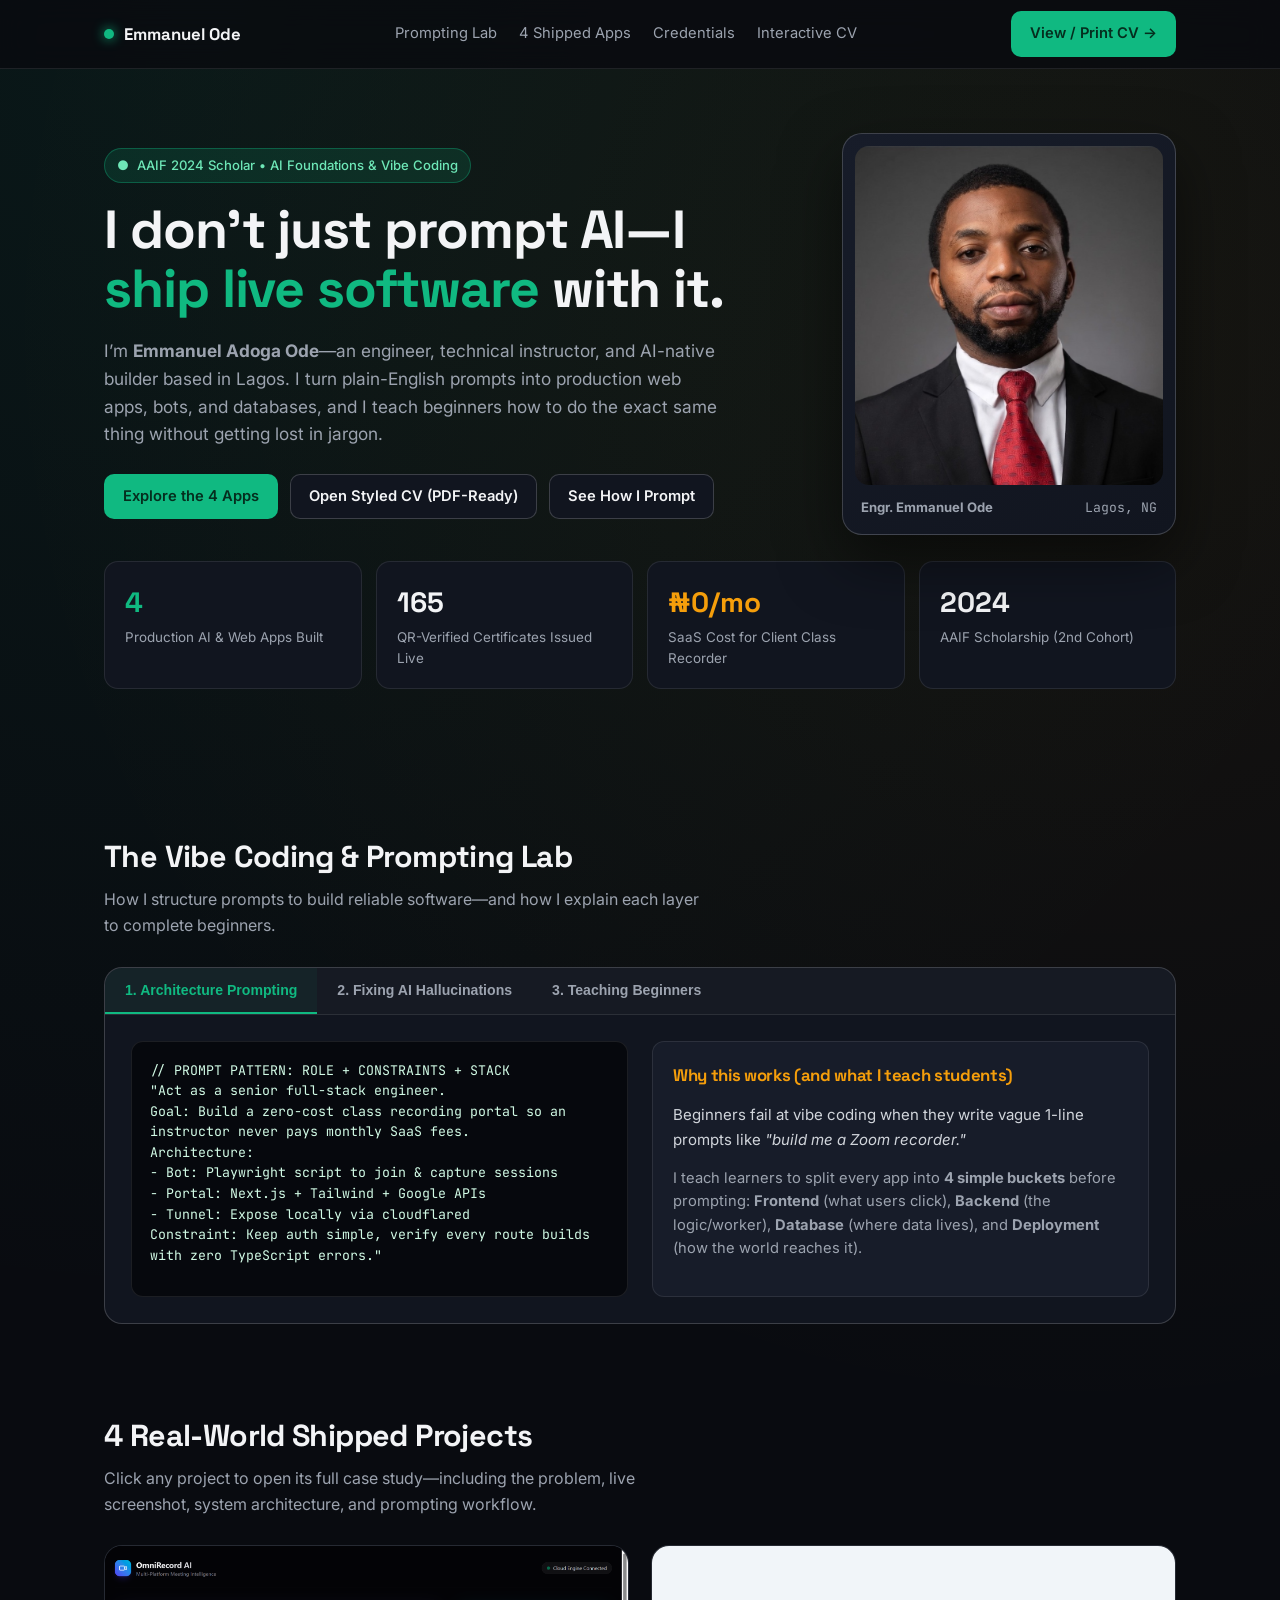
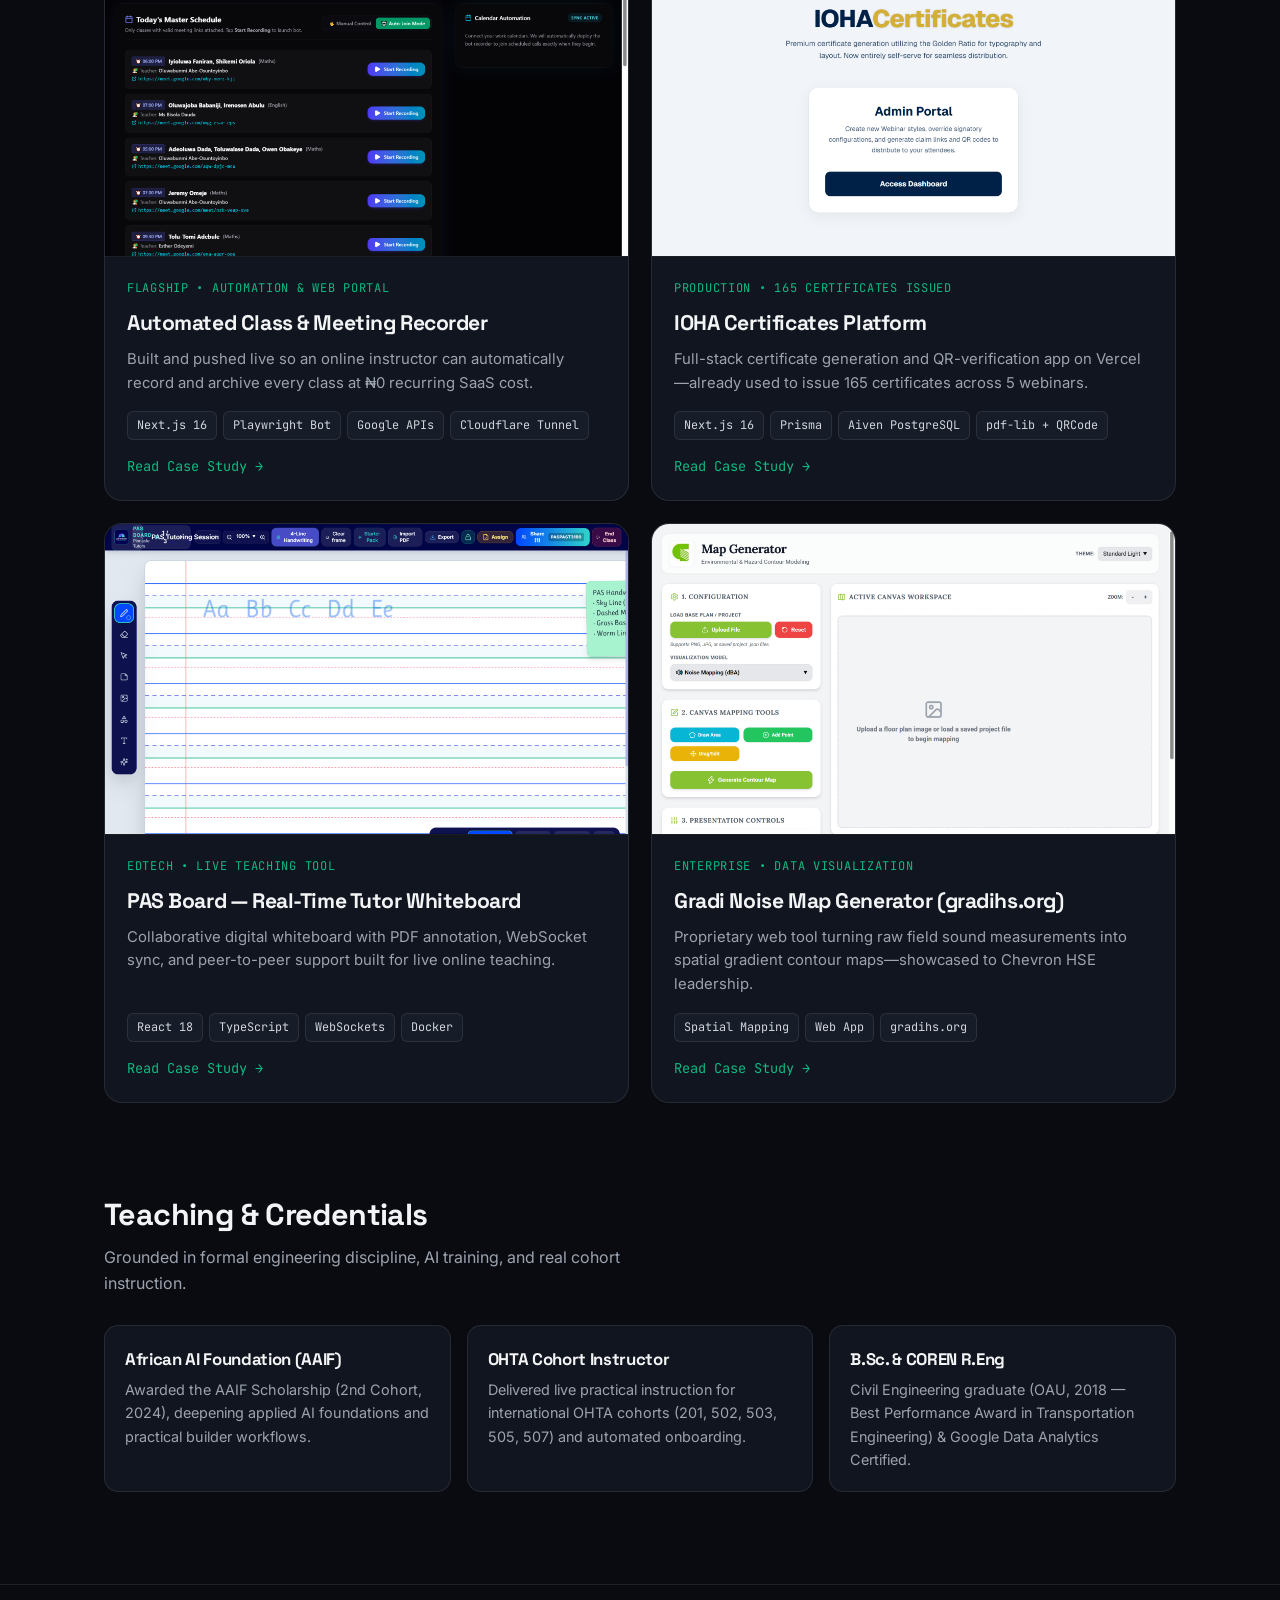
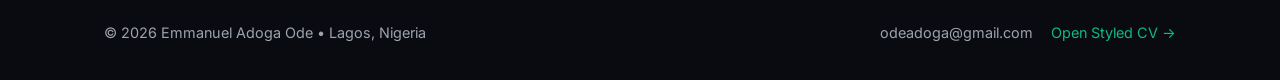
<file: index.html>
<!DOCTYPE html>
<html lang="en">
<head>
  <meta charset="UTF-8" />
  <meta name="viewport" content="width=device-width, initial-scale=1.0" />
  <title>Emmanuel Adoga Ode — AI Builder &amp; Technical Instructor</title>
  <link rel="stylesheet" href="styles.css" />
</head>
<body>
  <nav class="nav">
    <div class="container nav-inner">
      <a class="brand" href="index.html">
        <span class="brand-dot"></span>
        <span>Emmanuel Ode</span>
      </a>
      <div class="nav-links">
        <a href="#prompt-lab">Prompting Lab</a>
        <a href="#projects">4 Shipped Apps</a>
        <a href="#credentials">Credentials</a>
        <a href="cv.html">Interactive CV</a>
      </div>
      <a class="btn btn-primary" href="cv.html">View / Print CV →</a>
    </div>
  </nav>

  <header class="hero">
    <div class="container hero-grid">
      <div>
        <div class="pill">
          <span>●</span>
          <span>AAIF 2024 Scholar • AI Foundations &amp; Vibe Coding</span>
        </div>
        <h1>I don’t just prompt AI—I <span>ship live software</span> with it.</h1>
        <p class="hero-sub">
          I’m <strong>Emmanuel Adoga Ode</strong>—an engineer, technical instructor, and AI-native builder based in Lagos. I turn plain-English prompts into production web apps, bots, and databases, and I teach beginners how to do the exact same thing without getting lost in jargon.
        </p>
        <div class="hero-actions">
          <a class="btn btn-primary" href="#projects">Explore the 4 Apps</a>
          <a class="btn btn-outline" href="cv.html">Open Styled CV (PDF-Ready)</a>
          <a class="btn btn-outline" href="#prompt-lab">See How I Prompt</a>
        </div>
      </div>

      <div class="portrait-card">
        <img src="assets/emmanuel.jpg" alt="Emmanuel Adoga Ode" />
        <div class="portrait-caption">
          <span><strong>Engr. Emmanuel Ode</strong></span>
          <span class="mono">Lagos, NG</span>
        </div>
      </div>
    </div>

    <div class="container metrics">
      <div class="metric">
        <div class="metric-val green">4</div>
        <div class="metric-label">Production AI &amp; Web Apps Built</div>
      </div>
      <div class="metric">
        <div class="metric-val">165</div>
        <div class="metric-label">QR-Verified Certificates Issued Live</div>
      </div>
      <div class="metric">
        <div class="metric-val amber">₦0/mo</div>
        <div class="metric-label">SaaS Cost for Client Class Recorder</div>
      </div>
      <div class="metric">
        <div class="metric-val">2024</div>
        <div class="metric-label">AAIF Scholarship (2nd Cohort)</div>
      </div>
    </div>
  </header>

  <!-- UNIQUE INTERACTIVE PROMPTING LAB -->
  <section id="prompt-lab" class="section">
    <div class="container">
      <div class="section-head">
        <div>
          <h2>The Vibe Coding &amp; Prompting Lab</h2>
          <p>How I structure prompts to build reliable software—and how I explain each layer to complete beginners.</p>
        </div>
      </div>

      <div class="prompt-lab">
        <div class="prompt-tabs">
          <button class="prompt-tab active" onclick="showTab('arch', this)">1. Architecture Prompting</button>
          <button class="prompt-tab" onclick="showTab('debug', this)">2. Fixing AI Hallucinations</button>
          <button class="prompt-tab" onclick="showTab('teach', this)">3. Teaching Beginners</button>
        </div>

        <div id="tab-arch" class="prompt-body">
          <div class="code-box">// PROMPT PATTERN: ROLE + CONSTRAINTS + STACK
"Act as a senior full-stack engineer.
Goal: Build a zero-cost class recording portal so an instructor never pays monthly SaaS fees.
Architecture:
- Bot: Playwright script to join &amp; capture sessions
- Portal: Next.js + Tailwind + Google APIs
- Tunnel: Expose locally via cloudflared
Constraint: Keep auth simple, verify every route builds with zero TypeScript errors."</div>
          <div class="teach-box">
            <h4>Why this works (and what I teach students)</h4>
            <p style="color: #d1d5db; font-size: 0.94rem;">
              Beginners fail at vibe coding when they write vague 1-line prompts like <em>"build me a Zoom recorder."</em>
            </p>
            <p style="color: var(--muted); font-size: 0.92rem;">
              I teach learners to split every app into <strong>4 simple buckets</strong> before prompting: <strong>Frontend</strong> (what users click), <strong>Backend</strong> (the logic/worker), <strong>Database</strong> (where data lives), and <strong>Deployment</strong> (how the world reaches it).
            </p>
          </div>
        </div>

        <div id="tab-debug" class="prompt-body" style="display: none;">
          <div class="code-box">// PROMPT PATTERN: CONTEXT + ERROR + BOUNDARY
"Prisma threw a connection error on Aiven PostgreSQL.
Do NOT rewrite the schema or ignore TypeScript checks.
1. Inspect prisma/schema.prisma and .env
2. Run a read-only count query to verify connectivity
3. Report the exact error if the DB is paused."</div>
          <div class="teach-box">
            <h4>Handling AI mistakes without panic</h4>
            <p style="color: #d1d5db; font-size: 0.94rem;">
              AI models hallucinate when context is missing or when a prompt invites them to guess.
            </p>
            <p style="color: var(--muted); font-size: 0.92rem;">
              In my classes, I show students <strong>why</strong> models make mistakes (token prediction &amp; context limits) and how to feed exact error logs back into the AI with strict <em>"do not touch X"</em> guardrails.
            </p>
          </div>
        </div>

        <div id="tab-teach" class="prompt-body" style="display: none;">
          <div class="code-box">// BEGINNER ANALOGY: THE RESTAURANT MODEL
- Frontend (Menu &amp; Dining Room): React / Next.js
- Backend (Kitchen): Node.js / Express / Python
- Database (Pantry): PostgreSQL + Prisma ORM
- Login / Auth (VIP Keycard): Sessions / Tokens
- Deployment (Opening the Doors): Vercel / Cloudflare</div>
          <div class="teach-box">
            <h4>From zero code to live URL</h4>
            <p style="color: #d1d5db; font-size: 0.94rem;">
              Having delivered live practical instruction for international OHTA cohorts, I know beginners shut down when drowned in jargon.
            </p>
            <p style="color: var(--muted); font-size: 0.92rem;">
              Whether a student uses <strong>Lovable, Bolt.new, v0, Cursor, or Antigravity</strong>, once they grasp the Restaurant Model, they can debug and ship real apps confidently.
            </p>
          </div>
        </div>
      </div>
    </div>
  </section>

  <!-- 4 SHIPPED PROJECTS -->
  <section id="projects" class="section">
    <div class="container">
      <div class="section-head">
        <div>
          <h2>4 Real-World Shipped Projects</h2>
          <p>Click any project to open its full case study—including the problem, live screenshot, system architecture, and prompting workflow.</p>
        </div>
      </div>

      <div class="projects-grid">
        <a class="project-card" href="projects/quick-raman.html">
          <div class="project-shot">
            <img src="assets/shot-quick-raman.png" alt="Automated Class and Meeting Recorder screenshot" />
          </div>
          <div class="project-content">
            <div class="project-tag">Flagship • Automation &amp; Web Portal</div>
            <h3>Automated Class &amp; Meeting Recorder</h3>
            <p>Built and pushed live so an online instructor can automatically record and archive every class at ₦0 recurring SaaS cost.</p>
            <div class="badges">
              <span class="badge">Next.js 16</span>
              <span class="badge">Playwright Bot</span>
              <span class="badge">Google APIs</span>
              <span class="badge">Cloudflare Tunnel</span>
            </div>
            <span class="mono" style="color: var(--accent); font-size: 0.85rem;">Read Case Study →</span>
          </div>
        </a>

        <a class="project-card" href="projects/ioha-certificates.html">
          <div class="project-shot">
            <img src="assets/shot-ioha-certificates.png" alt="IOHA Certificates Platform screenshot" />
          </div>
          <div class="project-content">
            <div class="project-tag">Production • 165 Certificates Issued</div>
            <h3>IOHA Certificates Platform</h3>
            <p>Full-stack certificate generation and QR-verification app on Vercel—already used to issue 165 certificates across 5 webinars.</p>
            <div class="badges">
              <span class="badge">Next.js 16</span>
              <span class="badge">Prisma</span>
              <span class="badge">Aiven PostgreSQL</span>
              <span class="badge">pdf-lib + QRCode</span>
            </div>
            <span class="mono" style="color: var(--accent); font-size: 0.85rem;">Read Case Study →</span>
          </div>
        </a>

        <a class="project-card" href="projects/pas-board.html">
          <div class="project-shot">
            <img src="assets/shot-pas-board.png" alt="PAS Board Interactive Whiteboard screenshot" />
          </div>
          <div class="project-content">
            <div class="project-tag">EdTech • Live Teaching Tool</div>
            <h3>PAS Board — Real-Time Tutor Whiteboard</h3>
            <p>Collaborative digital whiteboard with PDF annotation, WebSocket sync, and peer-to-peer support built for live online teaching.</p>
            <div class="badges">
              <span class="badge">React 18</span>
              <span class="badge">TypeScript</span>
              <span class="badge">WebSockets</span>
              <span class="badge">Docker</span>
            </div>
            <span class="mono" style="color: var(--accent); font-size: 0.85rem;">Read Case Study →</span>
          </div>
        </a>

        <a class="project-card" href="projects/gradi-noise-map.html">
          <div class="project-shot">
            <img src="assets/shot-gradi-noise-map.png" alt="Gradi Noise Map Generator screenshot" />
          </div>
          <div class="project-content">
            <div class="project-tag">Enterprise • Data Visualization</div>
            <h3>Gradi Noise Map Generator (gradihs.org)</h3>
            <p>Proprietary web tool turning raw field sound measurements into spatial gradient contour maps—showcased to Chevron HSE leadership.</p>
            <div class="badges">
              <span class="badge">Spatial Mapping</span>
              <span class="badge">Web App</span>
              <span class="badge">gradihs.org</span>
            </div>
            <span class="mono" style="color: var(--accent); font-size: 0.85rem;">Read Case Study →</span>
          </div>
        </a>
      </div>
    </div>
  </section>

  <!-- CREDENTIALS -->
  <section id="credentials" class="section">
    <div class="container">
      <div class="section-head">
        <div>
          <h2>Teaching &amp; Credentials</h2>
          <p>Grounded in formal engineering discipline, AI training, and real cohort instruction.</p>
        </div>
      </div>

      <div class="cred-grid">
        <div class="cred-card">
          <h4>African AI Foundation (AAIF)</h4>
          <p>Awarded the AAIF Scholarship (2nd Cohort, 2024), deepening applied AI foundations and practical builder workflows.</p>
        </div>
        <div class="cred-card">
          <h4>OHTA Cohort Instructor</h4>
          <p>Delivered live practical instruction for international OHTA cohorts (201, 502, 503, 505, 507) and automated onboarding.</p>
        </div>
        <div class="cred-card">
          <h4>B.Sc. &amp; COREN R.Eng</h4>
          <p>Civil Engineering graduate (OAU, 2018 — Best Performance Award in Transportation Engineering) &amp; Google Data Analytics Certified.</p>
        </div>
      </div>
    </div>
  </section>

  <footer class="footer">
    <div class="container footer-inner">
      <span>© 2026 Emmanuel Adoga Ode • Lagos, Nigeria</span>
      <div style="display: flex; gap: 18px;">
        <a href="mailto:odeadoga@gmail.com">odeadoga@gmail.com</a>
        <a href="cv.html" style="color: var(--accent);">Open Styled CV →</a>
      </div>
    </div>
  </footer>

  <script>
    function showTab(id, btn) {
      document.querySelectorAll('.prompt-body').forEach(el => el.style.display = 'none');
      document.querySelectorAll('.prompt-tab').forEach(el => el.classList.remove('active'));
      document.getElementById('tab-' + id).style.display = 'grid';
      btn.classList.add('active');
    }
  </script>
</body>
</html>
</file>
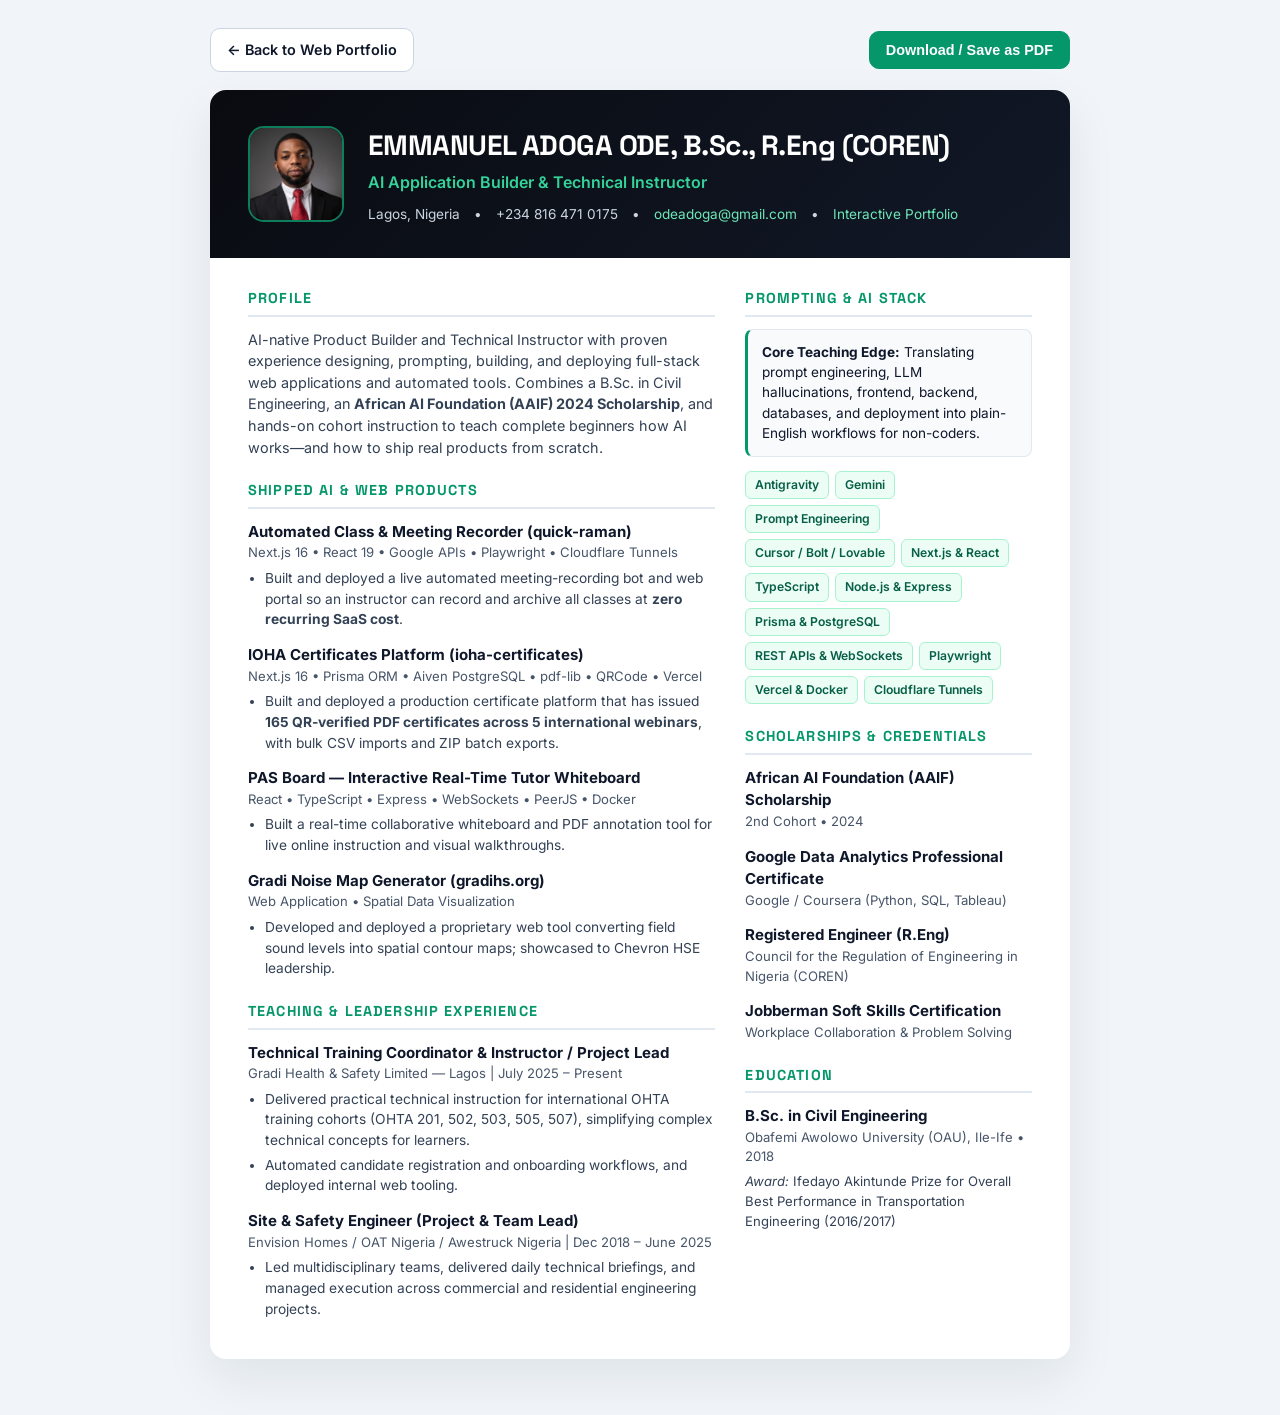
<file: cv.html>
<!DOCTYPE html>
<html lang="en">
<head>
  <meta charset="UTF-8" />
  <meta name="viewport" content="width=device-width, initial-scale=1.0" />
  <title>Emmanuel Adoga Ode — CV | AI Application Builder & Technical Instructor</title>
  <link rel="preconnect" href="https://fonts.googleapis.com" />
  <link rel="preconnect" href="https://fonts.gstatic.com" crossorigin />
  <link href="https://fonts.googleapis.com/css2?family=Inter:wght@400;500;600;700&family=Space+Grotesk:wght@600;700&display=swap" rel="stylesheet" />
  <style>
    :root {
      --ink: #0f172a;
      --muted: #475569;
      --accent: #059669;
      --accent-bg: #ecfdf5;
      --border: #e2e8f0;
      --bg: #f1f5f9;
    }

    * { box-sizing: border-box; }

    body {
      margin: 0;
      background: var(--bg);
      color: var(--ink);
      font-family: 'Inter', -apple-system, BlinkMacSystemFont, sans-serif;
      line-height: 1.5;
      padding: 28px 16px 56px;
    }

    .toolbar {
      max-width: 860px;
      margin: 0 auto 18px;
      display: flex;
      justify-content: space-between;
      align-items: center;
      gap: 12px;
      flex-wrap: wrap;
    }

    .btn {
      display: inline-flex;
      align-items: center;
      gap: 8px;
      padding: 10px 16px;
      border-radius: 10px;
      font-weight: 600;
      font-size: 0.9rem;
      text-decoration: none;
      cursor: pointer;
      border: 1px solid #cbd5e1;
      background: #ffffff;
      color: var(--ink);
    }

    .btn-primary {
      background: var(--accent);
      border-color: var(--accent);
      color: #ffffff;
    }

    .sheet {
      max-width: 860px;
      margin: 0 auto;
      background: #ffffff;
      border-radius: 16px;
      box-shadow: 0 20px 50px rgba(15, 23, 42, 0.08);
      overflow: hidden;
    }

    .header {
      background: linear-gradient(135deg, #090b10 0%, #111827 100%);
      color: #ffffff;
      padding: 34px 38px;
      display: flex;
      align-items: center;
      gap: 24px;
    }

    .avatar {
      width: 96px;
      height: 96px;
      border-radius: 16px;
      object-fit: cover;
      object-position: top center;
      border: 2px solid rgba(16, 185, 129, 0.65);
      flex-shrink: 0;
    }

    .header h1 {
      font-family: 'Space Grotesk', sans-serif;
      font-size: 1.75rem;
      margin: 0 0 4px;
      letter-spacing: -0.02em;
    }

    .role-tag {
      color: #34d399;
      font-weight: 600;
      font-size: 1rem;
      margin-bottom: 10px;
    }

    .contact-row {
      display: flex;
      flex-wrap: wrap;
      gap: 14px;
      font-size: 0.85rem;
      color: #cbd5e1;
    }

    .contact-row a { color: #6ee7b7; text-decoration: none; }

    .body {
      padding: 30px 38px 36px;
      display: grid;
      grid-template-columns: 1.55fr 0.95fr;
      gap: 30px;
    }

    h2 {
      font-family: 'Space Grotesk', sans-serif;
      font-size: 0.9rem;
      text-transform: uppercase;
      letter-spacing: 0.08em;
      color: var(--accent);
      border-bottom: 2px solid var(--border);
      padding-bottom: 5px;
      margin: 0 0 12px;
    }

    section { margin-bottom: 22px; }
    section:last-child { margin-bottom: 0; }

    p { margin: 0 0 10px; font-size: 0.9rem; color: #334155; }

    .item { margin-bottom: 14px; }
    .item:last-child { margin-bottom: 0; }

    .item-title {
      font-weight: 700;
      font-size: 0.94rem;
      color: var(--ink);
    }

    .item-meta {
      font-size: 0.82rem;
      color: var(--muted);
      margin-bottom: 5px;
    }

    ul {
      margin: 4px 0 0;
      padding-left: 17px;
      font-size: 0.86rem;
      color: #334155;
    }

    li { margin-bottom: 4px; }

    .chips {
      display: flex;
      flex-wrap: wrap;
      gap: 6px;
      margin-bottom: 12px;
    }

    .chip {
      font-size: 0.76rem;
      font-weight: 600;
      padding: 4px 9px;
      border-radius: 6px;
      background: var(--accent-bg);
      color: #065f46;
      border: 1px solid #a7f3d0;
    }

    .highlight-box {
      background: #f8fafc;
      border: 1px solid var(--border);
      border-left: 3px solid var(--accent);
      border-radius: 8px;
      padding: 12px 14px;
      margin-bottom: 14px;
      font-size: 0.85rem;
    }

    @media (max-width: 720px) {
      .header { flex-direction: column; text-align: center; padding: 26px 22px; }
      .contact-row { justify-content: center; }
      .body { grid-template-columns: 1fr; padding: 24px 22px; }
    }

    @page {
      size: A4 portrait;
      margin: 0;
    }

    @media print {
      html, body {
        width: 210mm;
        background: #ffffff;
        padding: 0;
        margin: 0;
      }
      .toolbar { display: none !important; }
      .sheet {
        box-shadow: none;
        border-radius: 0;
        max-width: 100%;
        width: 100%;
      }
      .header {
        -webkit-print-color-adjust: exact;
        print-color-adjust: exact;
        padding: 18px 26px;
        gap: 18px;
      }
      .avatar {
        width: 72px;
        height: 72px;
        border-radius: 12px;
      }
      .header h1 {
        font-size: 1.38rem;
        margin-bottom: 2px;
      }
      .role-tag {
        font-size: 0.88rem;
        margin-bottom: 6px;
      }
      .contact-row {
        font-size: 0.75rem;
        gap: 8px;
      }
      .body {
        padding: 16px 26px 18px;
        grid-template-columns: 1.58fr 0.96fr;
        gap: 22px;
      }
      h2 {
        font-size: 0.78rem;
        margin-bottom: 7px;
        padding-bottom: 3px;
      }
      section {
        margin-bottom: 11px;
        break-inside: avoid;
      }
      p {
        font-size: 0.78rem;
        line-height: 1.38;
        margin-bottom: 6px;
      }
      .item {
        margin-bottom: 8px;
        break-inside: avoid;
      }
      .item-title { font-size: 0.82rem; }
      .item-meta {
        font-size: 0.72rem;
        margin-bottom: 3px;
      }
      ul {
        font-size: 0.76rem;
        line-height: 1.35;
        padding-left: 14px;
        margin-top: 2px;
      }
      li { margin-bottom: 2px; }
      .highlight-box {
        padding: 8px 10px;
        margin-bottom: 8px;
        font-size: 0.74rem;
        line-height: 1.34;
        -webkit-print-color-adjust: exact;
        print-color-adjust: exact;
      }
      .chips {
        gap: 4px;
        margin-bottom: 6px;
      }
      .chip {
        -webkit-print-color-adjust: exact;
        print-color-adjust: exact;
        font-size: 0.68rem;
        padding: 2px 7px;
      }
      .award-note { font-size: 0.73rem !important; }
    }
  </style>
</head>
<body>
  <div class="toolbar">
    <a class="btn" href="index.html">← Back to Web Portfolio</a>
    <button class="btn btn-primary" onclick="window.print()">Download / Save as PDF</button>
  </div>

  <article class="sheet">
    <header class="header">
      <img class="avatar" src="assets/emmanuel.jpg" alt="Emmanuel Adoga Ode" />
      <div>
        <h1>EMMANUEL ADOGA ODE, B.Sc., R.Eng (COREN)</h1>
        <div class="role-tag">AI Application Builder &amp; Technical Instructor</div>
        <div class="contact-row">
          <span>Lagos, Nigeria</span>
          <span>•</span>
          <span>+234 816 471 0175</span>
          <span>•</span>
          <a href="mailto:odeadoga@gmail.com">odeadoga@gmail.com</a>
          <span>•</span>
          <a href="index.html">Interactive Portfolio</a>
        </div>
      </div>
    </header>

    <div class="body">
      <!-- LEFT COLUMN -->
      <div>
        <section>
          <h2>Profile</h2>
          <p>
            AI-native Product Builder and Technical Instructor with proven experience designing, prompting, building, and deploying full-stack web applications and automated tools. Combines a B.Sc. in Civil Engineering, an <strong>African AI Foundation (AAIF) 2024 Scholarship</strong>, and hands-on cohort instruction to teach complete beginners how AI works—and how to ship real products from scratch.
          </p>
        </section>

        <section>
          <h2>Shipped AI &amp; Web Products</h2>

          <div class="item">
            <div class="item-title">Automated Class &amp; Meeting Recorder (quick-raman)</div>
            <div class="item-meta">Next.js 16 • React 19 • Google APIs • Playwright • Cloudflare Tunnels</div>
            <ul>
              <li>Built and deployed a live automated meeting-recording bot and web portal so an instructor can record and archive all classes at <strong>zero recurring SaaS cost</strong>.</li>
            </ul>
          </div>

          <div class="item">
            <div class="item-title">IOHA Certificates Platform (ioha-certificates)</div>
            <div class="item-meta">Next.js 16 • Prisma ORM • Aiven PostgreSQL • pdf-lib • QRCode • Vercel</div>
            <ul>
              <li>Built and deployed a production certificate platform that has issued <strong>165 QR-verified PDF certificates across 5 international webinars</strong>, with bulk CSV imports and ZIP batch exports.</li>
            </ul>
          </div>

          <div class="item">
            <div class="item-title">PAS Board — Interactive Real-Time Tutor Whiteboard</div>
            <div class="item-meta">React • TypeScript • Express • WebSockets • PeerJS • Docker</div>
            <ul>
              <li>Built a real-time collaborative whiteboard and PDF annotation tool for live online instruction and visual walkthroughs.</li>
            </ul>
          </div>

          <div class="item">
            <div class="item-title">Gradi Noise Map Generator (gradihs.org)</div>
            <div class="item-meta">Web Application • Spatial Data Visualization</div>
            <ul>
              <li>Developed and deployed a proprietary web tool converting field sound levels into spatial contour maps; showcased to Chevron HSE leadership.</li>
            </ul>
          </div>
        </section>

        <section>
          <h2>Teaching &amp; Leadership Experience</h2>

          <div class="item">
            <div class="item-title">Technical Training Coordinator &amp; Instructor / Project Lead</div>
            <div class="item-meta">Gradi Health &amp; Safety Limited — Lagos | July 2025 – Present</div>
            <ul>
              <li>Delivered practical technical instruction for international OHTA training cohorts (OHTA 201, 502, 503, 505, 507), simplifying complex technical concepts for learners.</li>
              <li>Automated candidate registration and onboarding workflows, and deployed internal web tooling.</li>
            </ul>
          </div>

          <div class="item">
            <div class="item-title">Site &amp; Safety Engineer (Project &amp; Team Lead)</div>
            <div class="item-meta">Envision Homes / OAT Nigeria / Awestruck Nigeria | Dec 2018 – June 2025</div>
            <ul>
              <li>Led multidisciplinary teams, delivered daily technical briefings, and managed execution across commercial and residential engineering projects.</li>
            </ul>
          </div>
        </section>
      </div>

      <!-- RIGHT COLUMN -->
      <div>
        <section>
          <h2>Prompting &amp; AI Stack</h2>
          <div class="highlight-box">
            <strong>Core Teaching Edge:</strong> Translating prompt engineering, LLM hallucinations, frontend, backend, databases, and deployment into plain-English workflows for non-coders.
          </div>
          <div class="chips">
            <span class="chip">Antigravity</span>
            <span class="chip">Gemini</span>
            <span class="chip">Prompt Engineering</span>
            <span class="chip">Cursor / Bolt / Lovable</span>
            <span class="chip">Next.js &amp; React</span>
            <span class="chip">TypeScript</span>
            <span class="chip">Node.js &amp; Express</span>
            <span class="chip">Prisma &amp; PostgreSQL</span>
            <span class="chip">REST APIs &amp; WebSockets</span>
            <span class="chip">Playwright</span>
            <span class="chip">Vercel &amp; Docker</span>
            <span class="chip">Cloudflare Tunnels</span>
          </div>
        </section>

        <section>
          <h2>Scholarships &amp; Credentials</h2>
          <div class="item">
            <div class="item-title">African AI Foundation (AAIF) Scholarship</div>
            <div class="item-meta">2nd Cohort • 2024</div>
          </div>
          <div class="item">
            <div class="item-title">Google Data Analytics Professional Certificate</div>
            <div class="item-meta">Google / Coursera (Python, SQL, Tableau)</div>
          </div>
          <div class="item">
            <div class="item-title">Registered Engineer (R.Eng)</div>
            <div class="item-meta">Council for the Regulation of Engineering in Nigeria (COREN)</div>
          </div>
          <div class="item">
            <div class="item-title">Jobberman Soft Skills Certification</div>
            <div class="item-meta">Workplace Collaboration &amp; Problem Solving</div>
          </div>
        </section>

        <section>
          <h2>Education</h2>
          <div class="item">
            <div class="item-title">B.Sc. in Civil Engineering</div>
            <div class="item-meta">Obafemi Awolowo University (OAU), Ile-Ife • 2018</div>
            <p class="award-note" style="font-size: 0.82rem;"><em>Award:</em> Ifedayo Akintunde Prize for Overall Best Performance in Transportation Engineering (2016/2017)</p>
          </div>
        </section>
      </div>
    </div>
  </article>
</body>
</html>
</file>
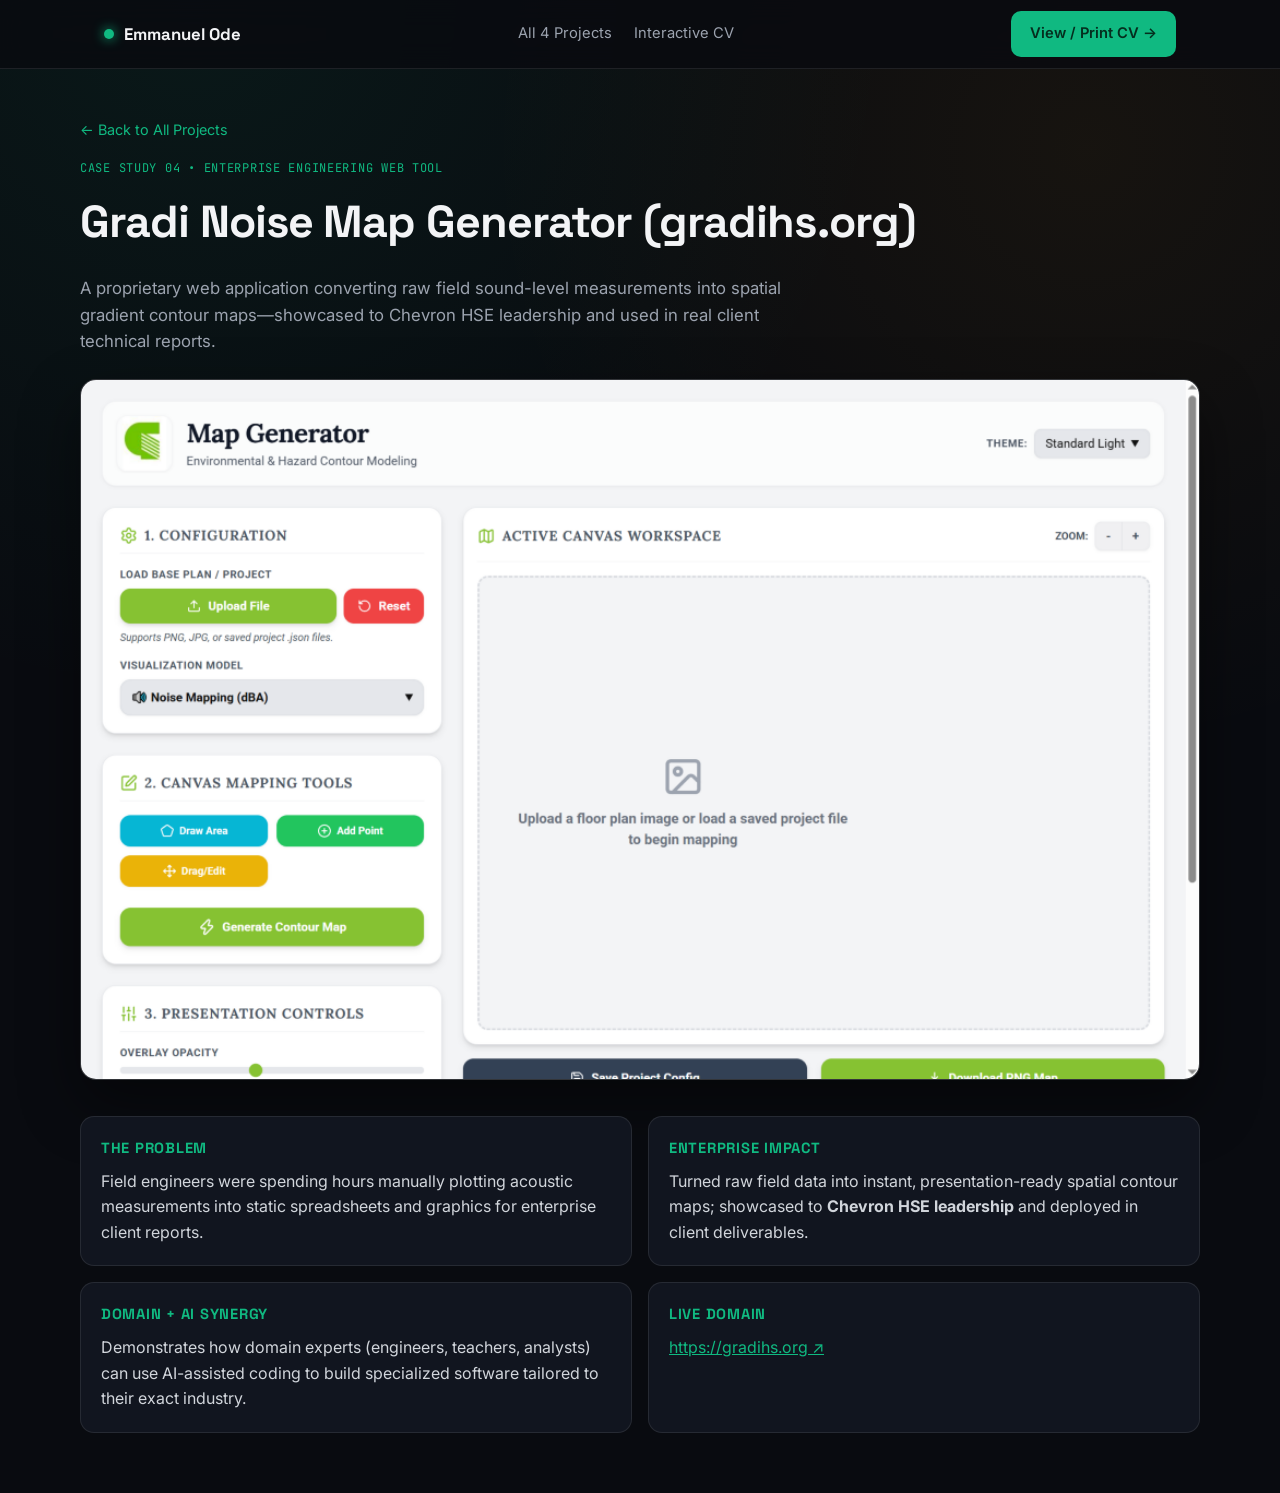
<file: projects/gradi-noise-map.html>
<!DOCTYPE html>
<html lang="en">
<head>
  <meta charset="UTF-8" />
  <meta name="viewport" content="width=device-width, initial-scale=1.0" />
  <title>Gradi Noise Map Generator — Emmanuel Ode</title>
  <link rel="stylesheet" href="../styles.css" />
</head>
<body>
  <nav class="nav">
    <div class="container nav-inner">
      <a class="brand" href="../index.html"><span class="brand-dot"></span><span>Emmanuel Ode</span></a>
      <div class="nav-links">
        <a href="../index.html#projects">All 4 Projects</a>
        <a href="../cv.html">Interactive CV</a>
      </div>
      <a class="btn btn-primary" href="../cv.html">View / Print CV →</a>
    </div>
  </nav>

  <main class="container case-hero">
    <a class="breadcrumb" href="../index.html#projects">← Back to All Projects</a>
    <div class="project-tag">Case Study 04 • Enterprise Engineering Web Tool</div>
    <h1 style="font-size: clamp(1.9rem, 3.8vw, 2.8rem); margin-bottom: 12px;">Gradi Noise Map Generator (gradihs.org)</h1>
    <p style="color: var(--muted); max-width: 740px; font-size: 1.05rem;">
      A proprietary web application converting raw field sound-level measurements into spatial gradient contour maps—showcased to Chevron HSE leadership and used in real client technical reports.
    </p>

    <div class="case-shot-lg">
      <img src="../assets/shot-gradi-noise-map.png" alt="Gradi Noise Map Generator web app" />
    </div>

    <div class="arch-grid">
      <div class="arch-card">
        <h4>The Problem</h4>
        <p style="margin: 0; color: #d1d5db;">Field engineers were spending hours manually plotting acoustic measurements into static spreadsheets and graphics for enterprise client reports.</p>
      </div>
      <div class="arch-card">
        <h4>Enterprise Impact</h4>
        <p style="margin: 0; color: #d1d5db;">Turned raw field data into instant, presentation-ready spatial contour maps; showcased to <strong>Chevron HSE leadership</strong> and deployed in client deliverables.</p>
      </div>
      <div class="arch-card">
        <h4>Domain + AI Synergy</h4>
        <p style="margin: 0; color: #d1d5db;">Demonstrates how domain experts (engineers, teachers, analysts) can use AI-assisted coding to build specialized software tailored to their exact industry.</p>
      </div>
      <div class="arch-card">
        <h4>Live Domain</h4>
        <p style="margin: 0; color: #d1d5db;"><a href="https://gradihs.org" target="_blank" style="color: var(--accent); text-decoration: underline;">https://gradihs.org ↗</a></p>
      </div>
    </div>
  </main>
</body>
</html>
</file>
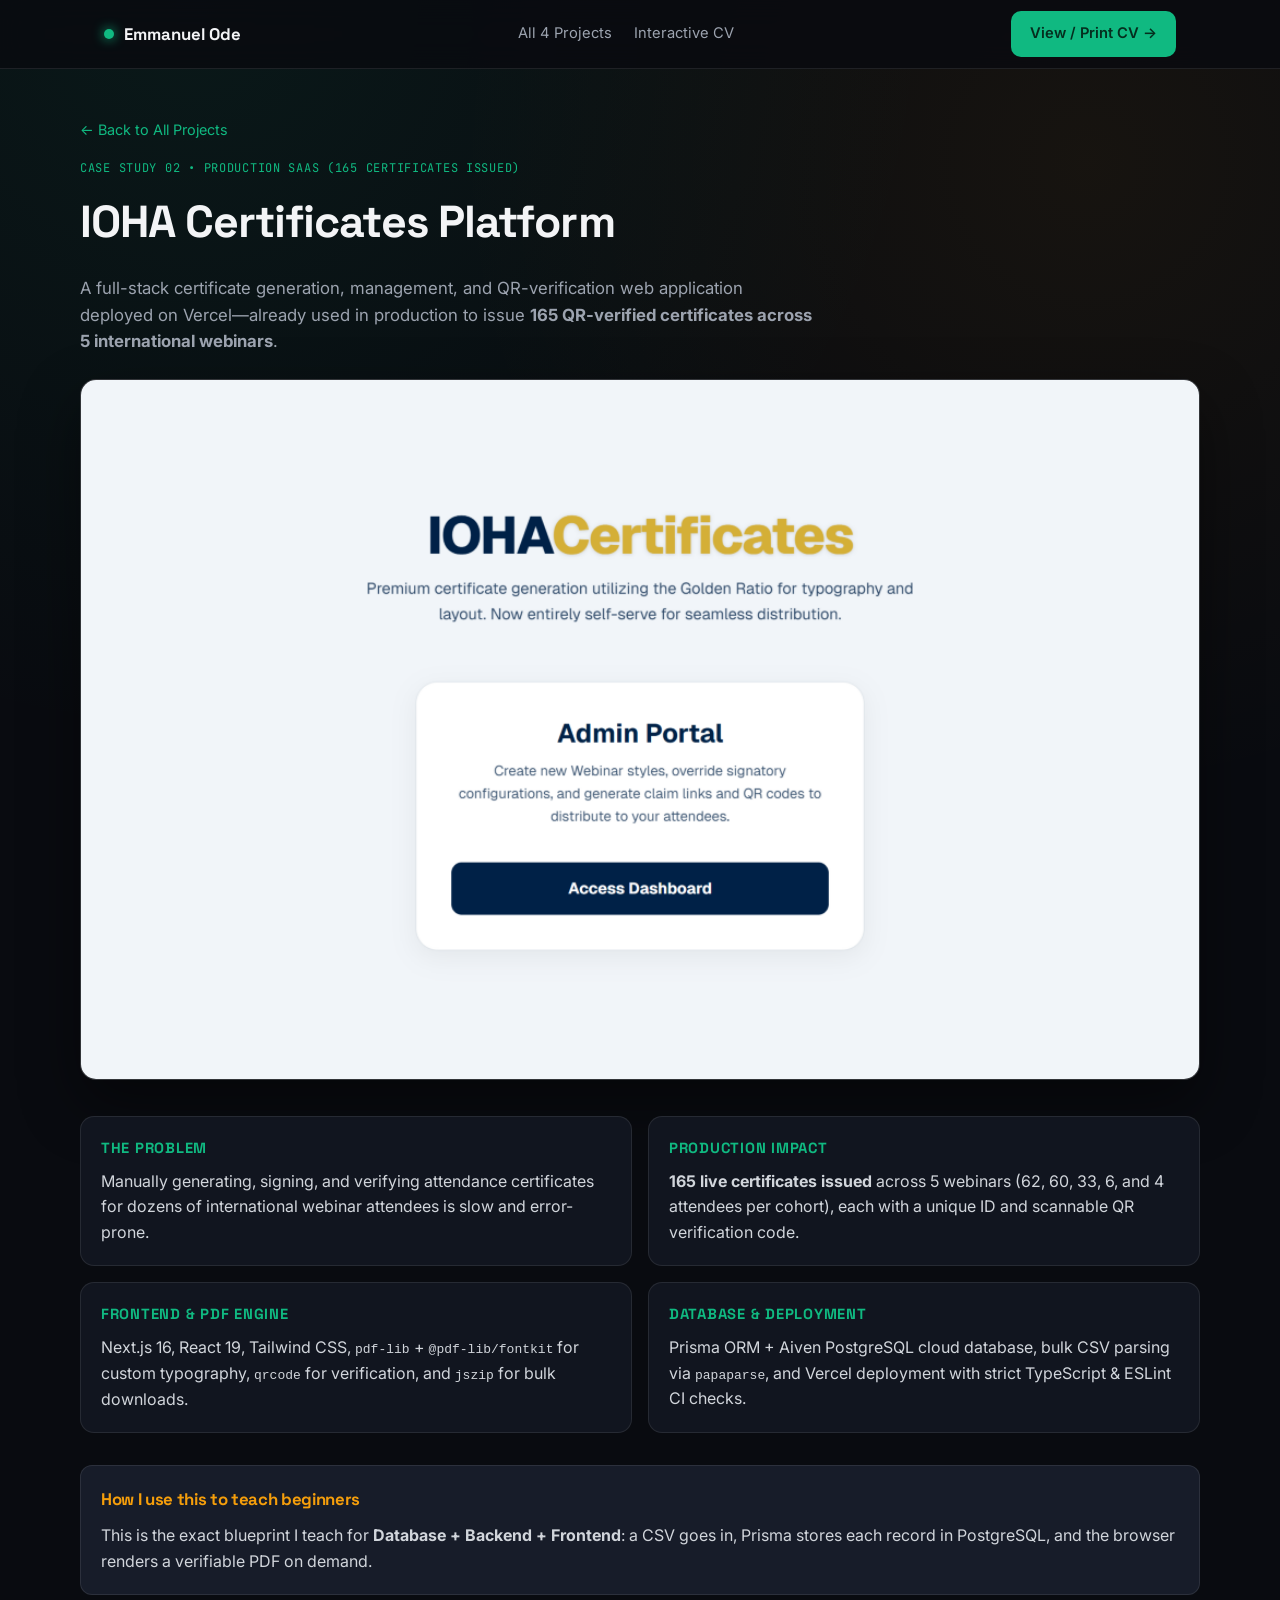
<file: projects/ioha-certificates.html>
<!DOCTYPE html>
<html lang="en">
<head>
  <meta charset="UTF-8" />
  <meta name="viewport" content="width=device-width, initial-scale=1.0" />
  <title>IOHA Certificates Platform — Emmanuel Ode</title>
  <link rel="stylesheet" href="../styles.css" />
</head>
<body>
  <nav class="nav">
    <div class="container nav-inner">
      <a class="brand" href="../index.html"><span class="brand-dot"></span><span>Emmanuel Ode</span></a>
      <div class="nav-links">
        <a href="../index.html#projects">All 4 Projects</a>
        <a href="../cv.html">Interactive CV</a>
      </div>
      <a class="btn btn-primary" href="../cv.html">View / Print CV →</a>
    </div>
  </nav>

  <main class="container case-hero">
    <a class="breadcrumb" href="../index.html#projects">← Back to All Projects</a>
    <div class="project-tag">Case Study 02 • Production SaaS (165 Certificates Issued)</div>
    <h1 style="font-size: clamp(1.9rem, 3.8vw, 2.8rem); margin-bottom: 12px;">IOHA Certificates Platform</h1>
    <p style="color: var(--muted); max-width: 740px; font-size: 1.05rem;">
      A full-stack certificate generation, management, and QR-verification web application deployed on Vercel—already used in production to issue <strong>165 QR-verified certificates across 5 international webinars</strong>.
    </p>

    <div class="case-shot-lg">
      <img src="../assets/shot-ioha-certificates.png" alt="IOHA Certificates Platform interface" />
    </div>

    <div class="arch-grid">
      <div class="arch-card">
        <h4>The Problem</h4>
        <p style="margin: 0; color: #d1d5db;">Manually generating, signing, and verifying attendance certificates for dozens of international webinar attendees is slow and error-prone.</p>
      </div>
      <div class="arch-card">
        <h4>Production Impact</h4>
        <p style="margin: 0; color: #d1d5db;"><strong>165 live certificates issued</strong> across 5 webinars (62, 60, 33, 6, and 4 attendees per cohort), each with a unique ID and scannable QR verification code.</p>
      </div>
      <div class="arch-card">
        <h4>Frontend &amp; PDF Engine</h4>
        <p style="margin: 0; color: #d1d5db;">Next.js 16, React 19, Tailwind CSS, <code>pdf-lib</code> + <code>@pdf-lib/fontkit</code> for custom typography, <code>qrcode</code> for verification, and <code>jszip</code> for bulk downloads.</p>
      </div>
      <div class="arch-card">
        <h4>Database &amp; Deployment</h4>
        <p style="margin: 0; color: #d1d5db;">Prisma ORM + Aiven PostgreSQL cloud database, bulk CSV parsing via <code>papaparse</code>, and Vercel deployment with strict TypeScript &amp; ESLint CI checks.</p>
      </div>
    </div>

    <div class="teach-box">
      <h4>How I use this to teach beginners</h4>
      <p style="margin: 0; color: #d1d5db;">
        This is the exact blueprint I teach for <strong>Database + Backend + Frontend</strong>: a CSV goes in, Prisma stores each record in PostgreSQL, and the browser renders a verifiable PDF on demand.
      </p>
    </div>
  </main>
</body>
</html>
</file>
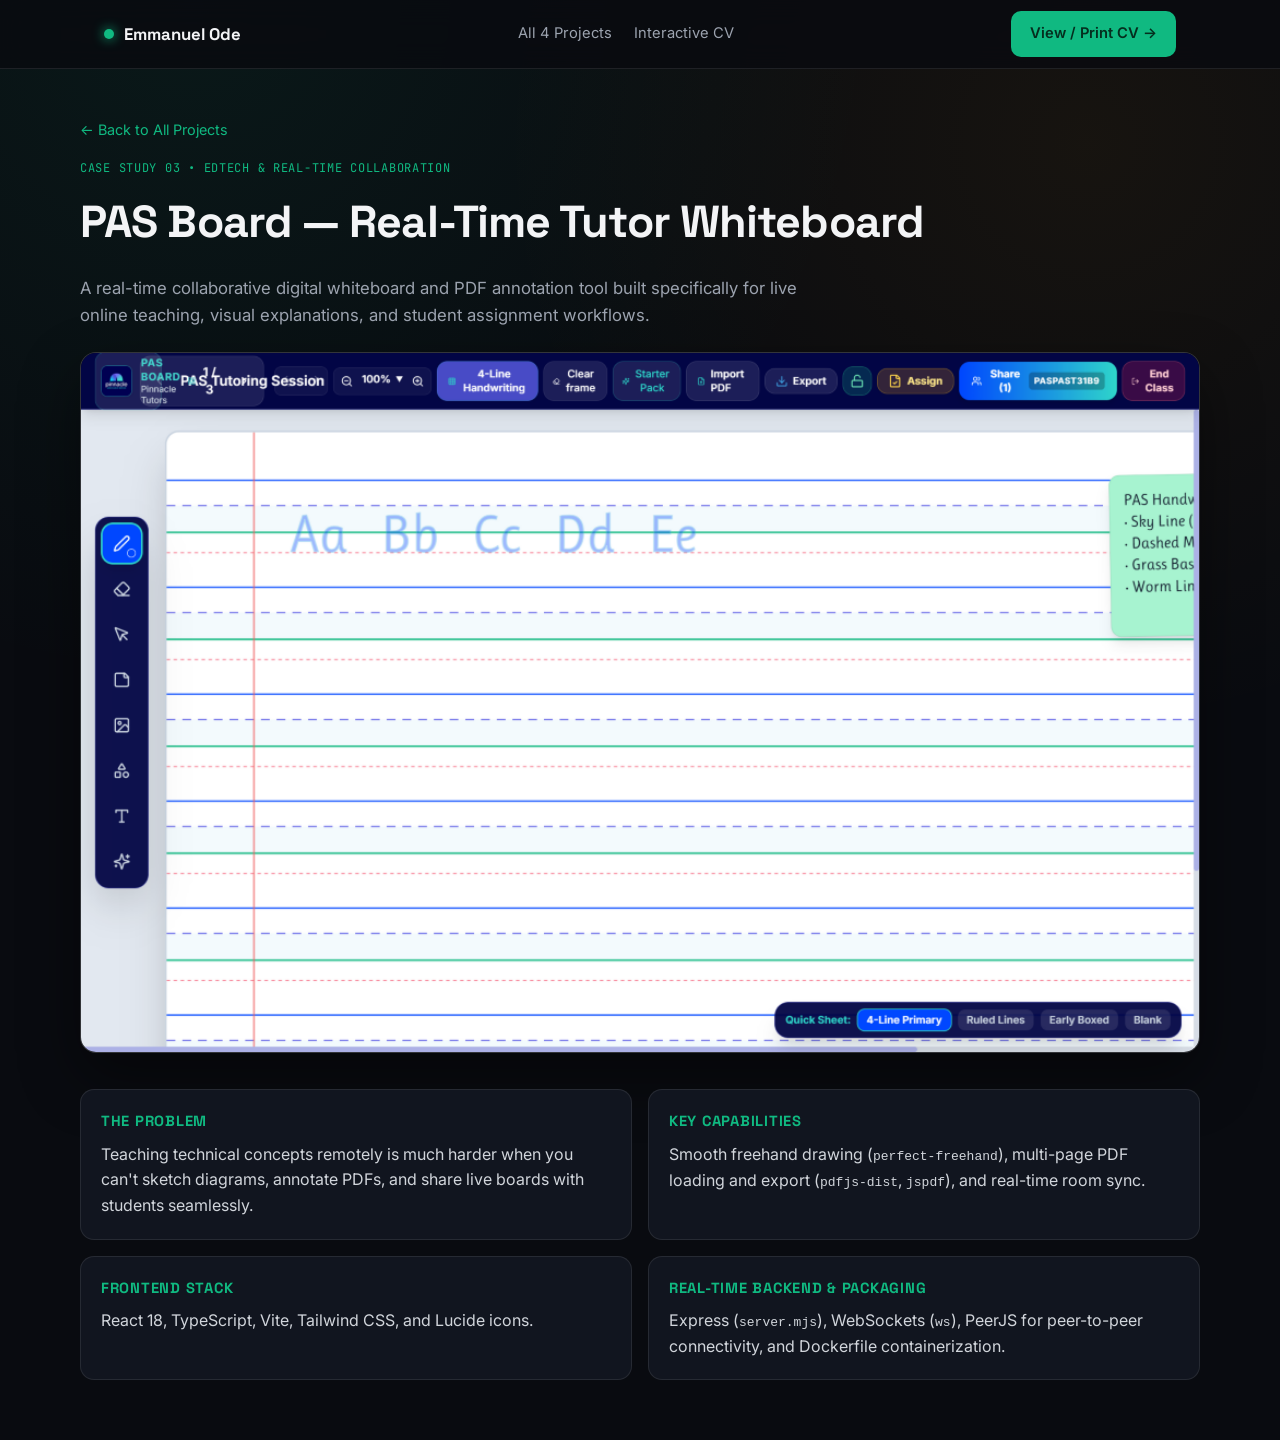
<file: projects/pas-board.html>
<!DOCTYPE html>
<html lang="en">
<head>
  <meta charset="UTF-8" />
  <meta name="viewport" content="width=device-width, initial-scale=1.0" />
  <title>PAS Board Interactive Whiteboard — Emmanuel Ode</title>
  <link rel="stylesheet" href="../styles.css" />
</head>
<body>
  <nav class="nav">
    <div class="container nav-inner">
      <a class="brand" href="../index.html"><span class="brand-dot"></span><span>Emmanuel Ode</span></a>
      <div class="nav-links">
        <a href="../index.html#projects">All 4 Projects</a>
        <a href="../cv.html">Interactive CV</a>
      </div>
      <a class="btn btn-primary" href="../cv.html">View / Print CV →</a>
    </div>
  </nav>

  <main class="container case-hero">
    <a class="breadcrumb" href="../index.html#projects">← Back to All Projects</a>
    <div class="project-tag">Case Study 03 • EdTech &amp; Real-Time Collaboration</div>
    <h1 style="font-size: clamp(1.9rem, 3.8vw, 2.8rem); margin-bottom: 12px;">PAS Board — Real-Time Tutor Whiteboard</h1>
    <p style="color: var(--muted); max-width: 740px; font-size: 1.05rem;">
      A real-time collaborative digital whiteboard and PDF annotation tool built specifically for live online teaching, visual explanations, and student assignment workflows.
    </p>

    <div class="case-shot-lg">
      <img src="../assets/shot-pas-board.png" alt="PAS Board interactive whiteboard interface" />
    </div>

    <div class="arch-grid">
      <div class="arch-card">
        <h4>The Problem</h4>
        <p style="margin: 0; color: #d1d5db;">Teaching technical concepts remotely is much harder when you can't sketch diagrams, annotate PDFs, and share live boards with students seamlessly.</p>
      </div>
      <div class="arch-card">
        <h4>Key Capabilities</h4>
        <p style="margin: 0; color: #d1d5db;">Smooth freehand drawing (<code>perfect-freehand</code>), multi-page PDF loading and export (<code>pdfjs-dist</code>, <code>jspdf</code>), and real-time room sync.</p>
      </div>
      <div class="arch-card">
        <h4>Frontend Stack</h4>
        <p style="margin: 0; color: #d1d5db;">React 18, TypeScript, Vite, Tailwind CSS, and Lucide icons.</p>
      </div>
      <div class="arch-card">
        <h4>Real-Time Backend &amp; Packaging</h4>
        <p style="margin: 0; color: #d1d5db;">Express (<code>server.mjs</code>), WebSockets (<code>ws</code>), PeerJS for peer-to-peer connectivity, and Dockerfile containerization.</p>
      </div>
    </div>
  </main>
</body>
</html>
</file>
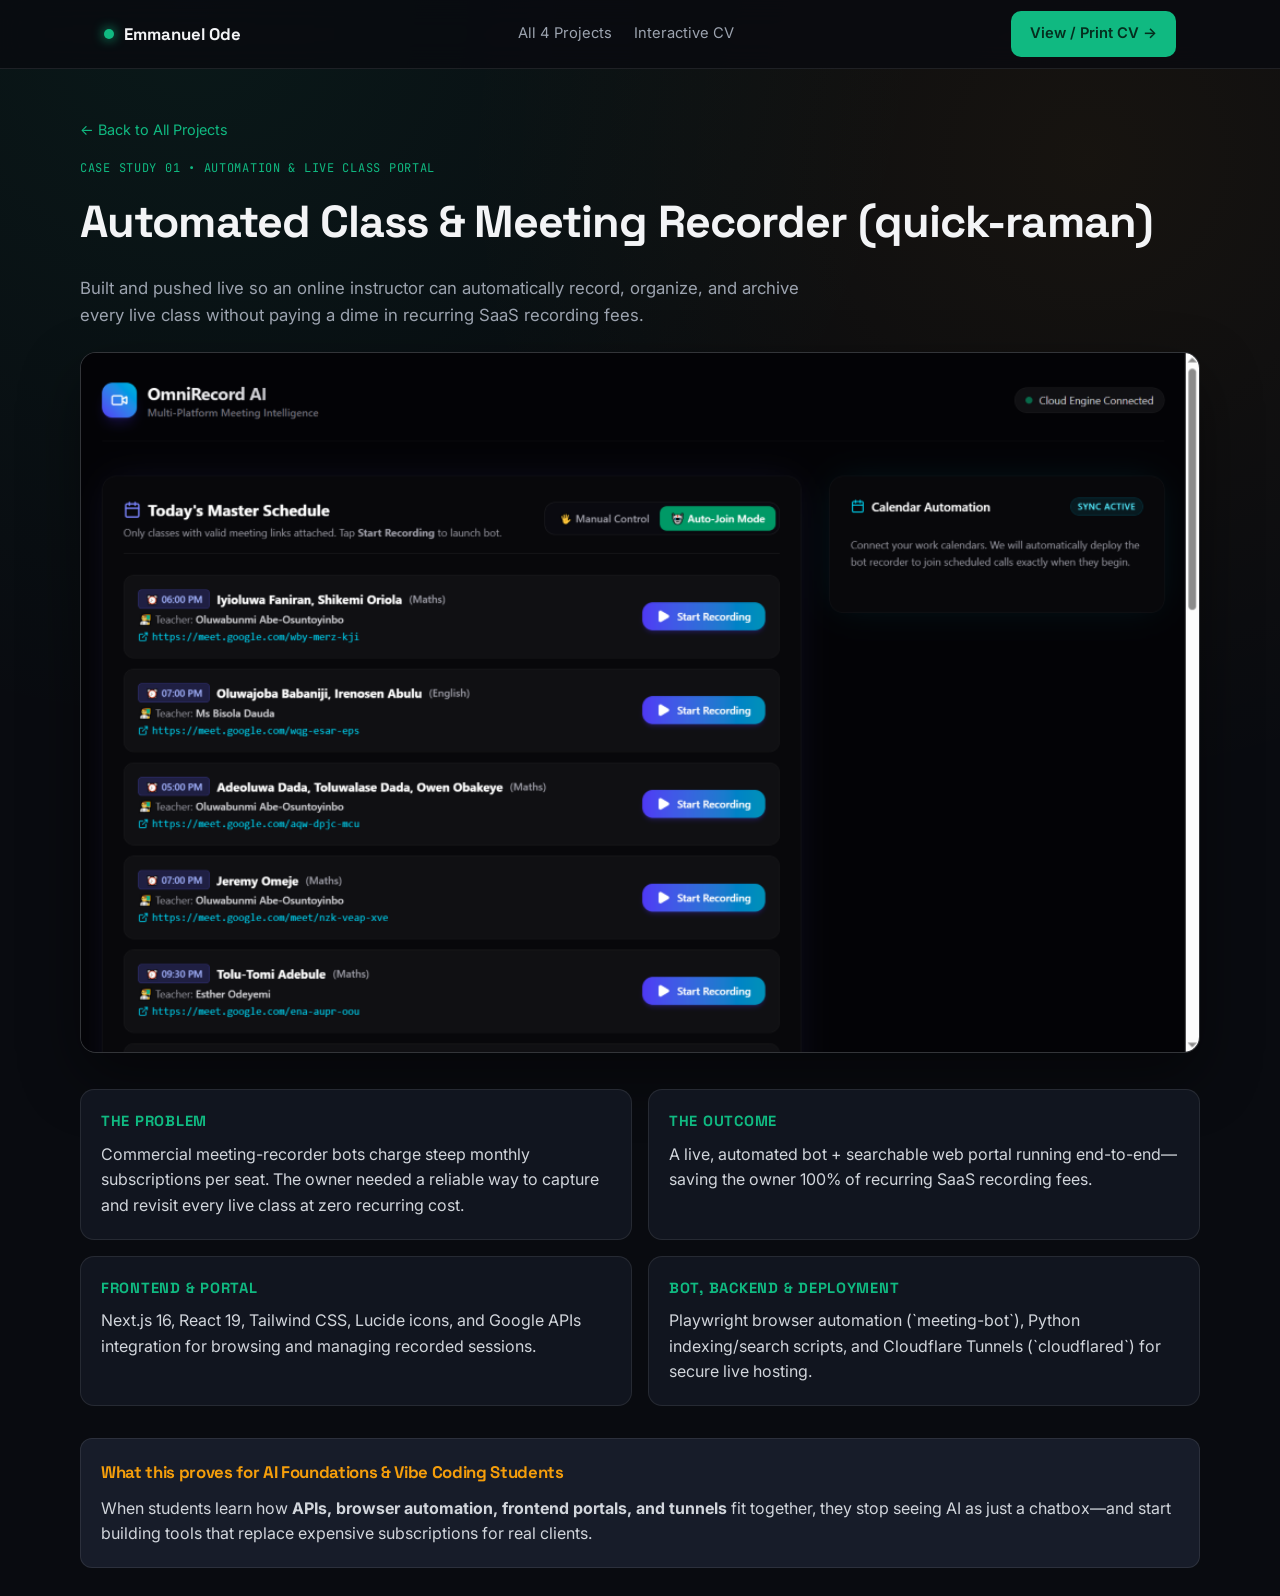
<file: projects/quick-raman.html>
<!DOCTYPE html>
<html lang="en">
<head>
  <meta charset="UTF-8" />
  <meta name="viewport" content="width=device-width, initial-scale=1.0" />
  <title>Automated Class &amp; Meeting Recorder — Emmanuel Ode</title>
  <link rel="stylesheet" href="../styles.css" />
</head>
<body>
  <nav class="nav">
    <div class="container nav-inner">
      <a class="brand" href="../index.html"><span class="brand-dot"></span><span>Emmanuel Ode</span></a>
      <div class="nav-links">
        <a href="../index.html#projects">All 4 Projects</a>
        <a href="../cv.html">Interactive CV</a>
      </div>
      <a class="btn btn-primary" href="../cv.html">View / Print CV →</a>
    </div>
  </nav>

  <main class="container case-hero">
    <a class="breadcrumb" href="../index.html#projects">← Back to All Projects</a>
    <div class="project-tag">Case Study 01 • Automation &amp; Live Class Portal</div>
    <h1 style="font-size: clamp(1.9rem, 3.8vw, 2.8rem); margin-bottom: 12px;">Automated Class &amp; Meeting Recorder (quick-raman)</h1>
    <p style="color: var(--muted); max-width: 740px; font-size: 1.05rem;">
      Built and pushed live so an online instructor can automatically record, organize, and archive every live class without paying a dime in recurring SaaS recording fees.
    </p>

    <div class="case-shot-lg">
      <img src="../assets/shot-quick-raman.png" alt="Automated Class and Meeting Recorder live interface" />
    </div>

    <div class="arch-grid">
      <div class="arch-card">
        <h4>The Problem</h4>
        <p style="margin: 0; color: #d1d5db;">Commercial meeting-recorder bots charge steep monthly subscriptions per seat. The owner needed a reliable way to capture and revisit every live class at zero recurring cost.</p>
      </div>
      <div class="arch-card">
        <h4>The Outcome</h4>
        <p style="margin: 0; color: #d1d5db;">A live, automated bot + searchable web portal running end-to-end—saving the owner 100% of recurring SaaS recording fees.</p>
      </div>
      <div class="arch-card">
        <h4>Frontend &amp; Portal</h4>
        <p style="margin: 0; color: #d1d5db;">Next.js 16, React 19, Tailwind CSS, Lucide icons, and Google APIs integration for browsing and managing recorded sessions.</p>
      </div>
      <div class="arch-card">
        <h4>Bot, Backend &amp; Deployment</h4>
        <p style="margin: 0; color: #d1d5db;">Playwright browser automation (`meeting-bot`), Python indexing/search scripts, and Cloudflare Tunnels (`cloudflared`) for secure live hosting.</p>
      </div>
    </div>

    <div class="teach-box">
      <h4>What this proves for AI Foundations &amp; Vibe Coding Students</h4>
      <p style="margin: 0; color: #d1d5db;">
        When students learn how <strong>APIs, browser automation, frontend portals, and tunnels</strong> fit together, they stop seeing AI as just a chatbox—and start building tools that replace expensive subscriptions for real clients.
      </p>
    </div>
  </main>
</body>
</html>
</file>
<file: styles.css>
@import url('https://fonts.googleapis.com/css2?family=Inter:wght@400;500;600;700&family=JetBrains+Mono:wght@400;500;600&family=Space+Grotesk:wght@500;600;700&display=swap');

:root {
  --bg: #090b10;
  --surface: #11151f;
  --surface-2: #171c29;
  --border: rgba(255, 255, 255, 0.09);
  --border-strong: rgba(255, 255, 255, 0.18);
  --text: #f3f4f6;
  --muted: #9ca3af;
  --accent: #10b981;
  --accent-soft: rgba(16, 185, 129, 0.14);
  --amber: #f59e0b;
  --amber-soft: rgba(245, 158, 11, 0.14);
}

* { box-sizing: border-box; }
html { scroll-behavior: smooth; }

body {
  margin: 0;
  background: radial-gradient(circle at 15% 0%, rgba(16, 185, 129, 0.08), transparent 38%),
              radial-gradient(circle at 85% 10%, rgba(245, 158, 11, 0.06), transparent 35%),
              var(--bg);
  color: var(--text);
  font-family: 'Inter', -apple-system, BlinkMacSystemFont, sans-serif;
  line-height: 1.6;
  -webkit-font-smoothing: antialiased;
}

h1, h2, h3, h4, .font-display {
  font-family: 'Space Grotesk', sans-serif;
  letter-spacing: -0.02em;
  margin: 0;
}

.mono { font-family: 'JetBrains Mono', monospace; }

a { color: inherit; text-decoration: none; }

.container {
  max-width: 1120px;
  margin: 0 auto;
  padding: 0 24px;
}

/* Navbar */
.nav {
  position: sticky;
  top: 0;
  z-index: 50;
  backdrop-filter: blur(14px);
  background: rgba(9, 11, 16, 0.8);
  border-bottom: 1px solid var(--border);
}

.nav-inner {
  display: flex;
  align-items: center;
  justify-content: space-between;
  height: 68px;
}

.brand {
  display: flex;
  align-items: center;
  gap: 10px;
  font-family: 'Space Grotesk', sans-serif;
  font-weight: 700;
  font-size: 1.05rem;
}

.brand-dot {
  width: 10px;
  height: 10px;
  border-radius: 50%;
  background: var(--accent);
  box-shadow: 0 0 12px var(--accent);
}

.nav-links {
  display: flex;
  align-items: center;
  gap: 22px;
  font-size: 0.92rem;
  color: var(--muted);
}

.nav-links a:hover { color: var(--text); }

.btn {
  display: inline-flex;
  align-items: center;
  gap: 8px;
  padding: 10px 18px;
  border-radius: 10px;
  font-weight: 600;
  font-size: 0.92rem;
  cursor: pointer;
  border: 1px solid transparent;
  transition: all 0.2s ease;
}

.btn-primary {
  background: var(--accent);
  color: #052e1e;
}

.btn-primary:hover {
  background: #34d399;
  transform: translateY(-1px);
}

.btn-outline {
  background: var(--surface);
  color: var(--text);
  border-color: var(--border-strong);
}

.btn-outline:hover {
  border-color: var(--accent);
  background: var(--surface-2);
}

/* Hero */
.hero {
  padding: 64px 0 44px;
}

.hero-grid {
  display: grid;
  grid-template-columns: 1.35fr 0.65fr;
  gap: 44px;
  align-items: center;
}

.pill {
  display: inline-flex;
  align-items: center;
  gap: 8px;
  padding: 6px 12px;
  border-radius: 999px;
  background: var(--accent-soft);
  border: 1px solid rgba(16, 185, 129, 0.35);
  color: #6ee7b7;
  font-size: 0.82rem;
  font-weight: 500;
  margin-bottom: 18px;
}

.hero h1 {
  font-size: clamp(2.1rem, 4.4vw, 3.35rem);
  line-height: 1.1;
  margin-bottom: 18px;
}

.hero h1 span {
  color: var(--accent);
}

.hero-sub {
  color: var(--muted);
  font-size: 1.08rem;
  max-width: 620px;
  margin-bottom: 26px;
}

.hero-actions {
  display: flex;
  flex-wrap: wrap;
  gap: 12px;
}

.portrait-card {
  position: relative;
  background: linear-gradient(145deg, var(--surface-2), var(--surface));
  border: 1px solid var(--border-strong);
  border-radius: 20px;
  padding: 12px;
  box-shadow: 0 24px 60px rgba(0, 0, 0, 0.5);
}

.portrait-card img {
  width: 100%;
  aspect-ratio: 4 / 4.4;
  object-fit: cover;
  object-position: top center;
  border-radius: 14px;
  display: block;
}

.portrait-caption {
  padding: 12px 6px 4px;
  display: flex;
  justify-content: space-between;
  align-items: center;
  font-size: 0.82rem;
  color: var(--muted);
}

/* Metrics */
.metrics {
  display: grid;
  grid-template-columns: repeat(4, 1fr);
  gap: 14px;
  margin: 26px auto 56px;
}

.metric {
  background: var(--surface);
  border: 1px solid var(--border);
  border-radius: 14px;
  padding: 18px 20px;
}

.metric-val {
  font-family: 'Space Grotesk', sans-serif;
  font-size: 1.75rem;
  font-weight: 700;
  color: var(--text);
}

.metric-val.green { color: var(--accent); }
.metric-val.amber { color: var(--amber); }

.metric-label {
  font-size: 0.84rem;
  color: var(--muted);
  margin-top: 2px;
}

/* Section */
.section {
  padding: 44px 0;
}

.section-head {
  display: flex;
  justify-content: space-between;
  align-items: flex-end;
  gap: 20px;
  margin-bottom: 28px;
}

.section-head h2 {
  font-size: 1.9rem;
}

.section-head p {
  color: var(--muted);
  margin: 6px 0 0;
  max-width: 600px;
}

/* Interactive Prompting Lab */
.prompt-lab {
  background: var(--surface);
  border: 1px solid var(--border-strong);
  border-radius: 18px;
  overflow: hidden;
}

.prompt-tabs {
  display: flex;
  flex-wrap: wrap;
  border-bottom: 1px solid var(--border);
  background: rgba(255, 255, 255, 0.02);
}

.prompt-tab {
  padding: 14px 20px;
  font-size: 0.88rem;
  font-weight: 600;
  color: var(--muted);
  background: none;
  border: none;
  border-bottom: 2px solid transparent;
  cursor: pointer;
  transition: all 0.2s;
}

.prompt-tab:hover { color: var(--text); }
.prompt-tab.active {
  color: var(--accent);
  border-bottom-color: var(--accent);
  background: rgba(16, 185, 129, 0.05);
}

.prompt-body {
  display: grid;
  grid-template-columns: 1fr 1fr;
  gap: 24px;
  padding: 26px;
}

.code-box {
  background: #06080d;
  border: 1px solid var(--border);
  border-radius: 12px;
  padding: 18px;
  font-family: 'JetBrains Mono', monospace;
  font-size: 0.83rem;
  color: #d1fae5;
  white-space: pre-wrap;
  line-height: 1.55;
}

.teach-box {
  background: var(--surface-2);
  border: 1px solid var(--border);
  border-radius: 12px;
  padding: 20px;
}

.teach-box h4 {
  font-size: 1.05rem;
  margin-bottom: 10px;
  color: var(--amber);
}

/* Projects Grid */
.projects-grid {
  display: grid;
  grid-template-columns: repeat(2, 1fr);
  gap: 22px;
}

.project-card {
  background: var(--surface);
  border: 1px solid var(--border);
  border-radius: 18px;
  overflow: hidden;
  display: flex;
  flex-direction: column;
  transition: transform 0.2s ease, border-color 0.2s ease;
}

.project-card:hover {
  transform: translateY(-4px);
  border-color: var(--accent);
}

.project-shot {
  width: 100%;
  aspect-ratio: 16 / 9.5;
  background: #06080d;
  border-bottom: 1px solid var(--border);
  overflow: hidden;
}

.project-shot img {
  width: 100%;
  height: 100%;
  object-fit: cover;
  object-position: top center;
  display: block;
}

.project-content {
  padding: 22px;
  flex: 1;
  display: flex;
  flex-direction: column;
}

.project-tag {
  font-family: 'JetBrains Mono', monospace;
  font-size: 0.75rem;
  color: var(--accent);
  text-transform: uppercase;
  letter-spacing: 0.06em;
  margin-bottom: 8px;
}

.project-content h3 {
  font-size: 1.32rem;
  margin-bottom: 8px;
}

.project-content p {
  color: var(--muted);
  font-size: 0.93rem;
  margin: 0 0 16px;
  flex: 1;
}

.badges {
  display: flex;
  flex-wrap: wrap;
  gap: 6px;
  margin-bottom: 16px;
}

.badge {
  font-family: 'JetBrains Mono', monospace;
  font-size: 0.74rem;
  padding: 4px 9px;
  border-radius: 6px;
  background: var(--surface-2);
  border: 1px solid var(--border);
  color: #d1d5db;
}

/* Credentials */
.cred-grid {
  display: grid;
  grid-template-columns: repeat(3, 1fr);
  gap: 16px;
}

.cred-card {
  background: var(--surface);
  border: 1px solid var(--border);
  border-radius: 14px;
  padding: 20px;
}

.cred-card h4 {
  font-size: 1.05rem;
  margin-bottom: 6px;
}

.cred-card p {
  margin: 0;
  color: var(--muted);
  font-size: 0.9rem;
}

/* Case study page */
.case-hero {
  padding: 48px 0 28px;
}

.breadcrumb {
  display: inline-flex;
  align-items: center;
  gap: 6px;
  color: var(--accent);
  font-size: 0.9rem;
  margin-bottom: 18px;
}

.case-shot-lg {
  border-radius: 16px;
  overflow: hidden;
  border: 1px solid var(--border-strong);
  background: #06080d;
  margin: 24px 0 36px;
  box-shadow: 0 24px 60px rgba(0,0,0,0.45);
}

.case-shot-lg img {
  width: 100%;
  display: block;
}

.arch-grid {
  display: grid;
  grid-template-columns: repeat(2, 1fr);
  gap: 16px;
  margin: 20px 0 32px;
}

.arch-card {
  background: var(--surface);
  border: 1px solid var(--border);
  border-radius: 14px;
  padding: 20px;
}

.arch-card h4 {
  color: var(--accent);
  font-size: 0.92rem;
  text-transform: uppercase;
  letter-spacing: 0.05em;
  margin-bottom: 8px;
}

/* Footer */
.footer {
  border-top: 1px solid var(--border);
  padding: 36px 0;
  margin-top: 48px;
  color: var(--muted);
  font-size: 0.9rem;
}

.footer-inner {
  display: flex;
  justify-content: space-between;
  align-items: center;
  flex-wrap: wrap;
  gap: 14px;
}

@media (max-width: 860px) {
  .hero-grid, .prompt-body, .projects-grid, .cred-grid, .arch-grid {
    grid-template-columns: 1fr;
  }
  .metrics {
    grid-template-columns: repeat(2, 1fr);
  }
  .nav-links { display: none; }
}
</file>
